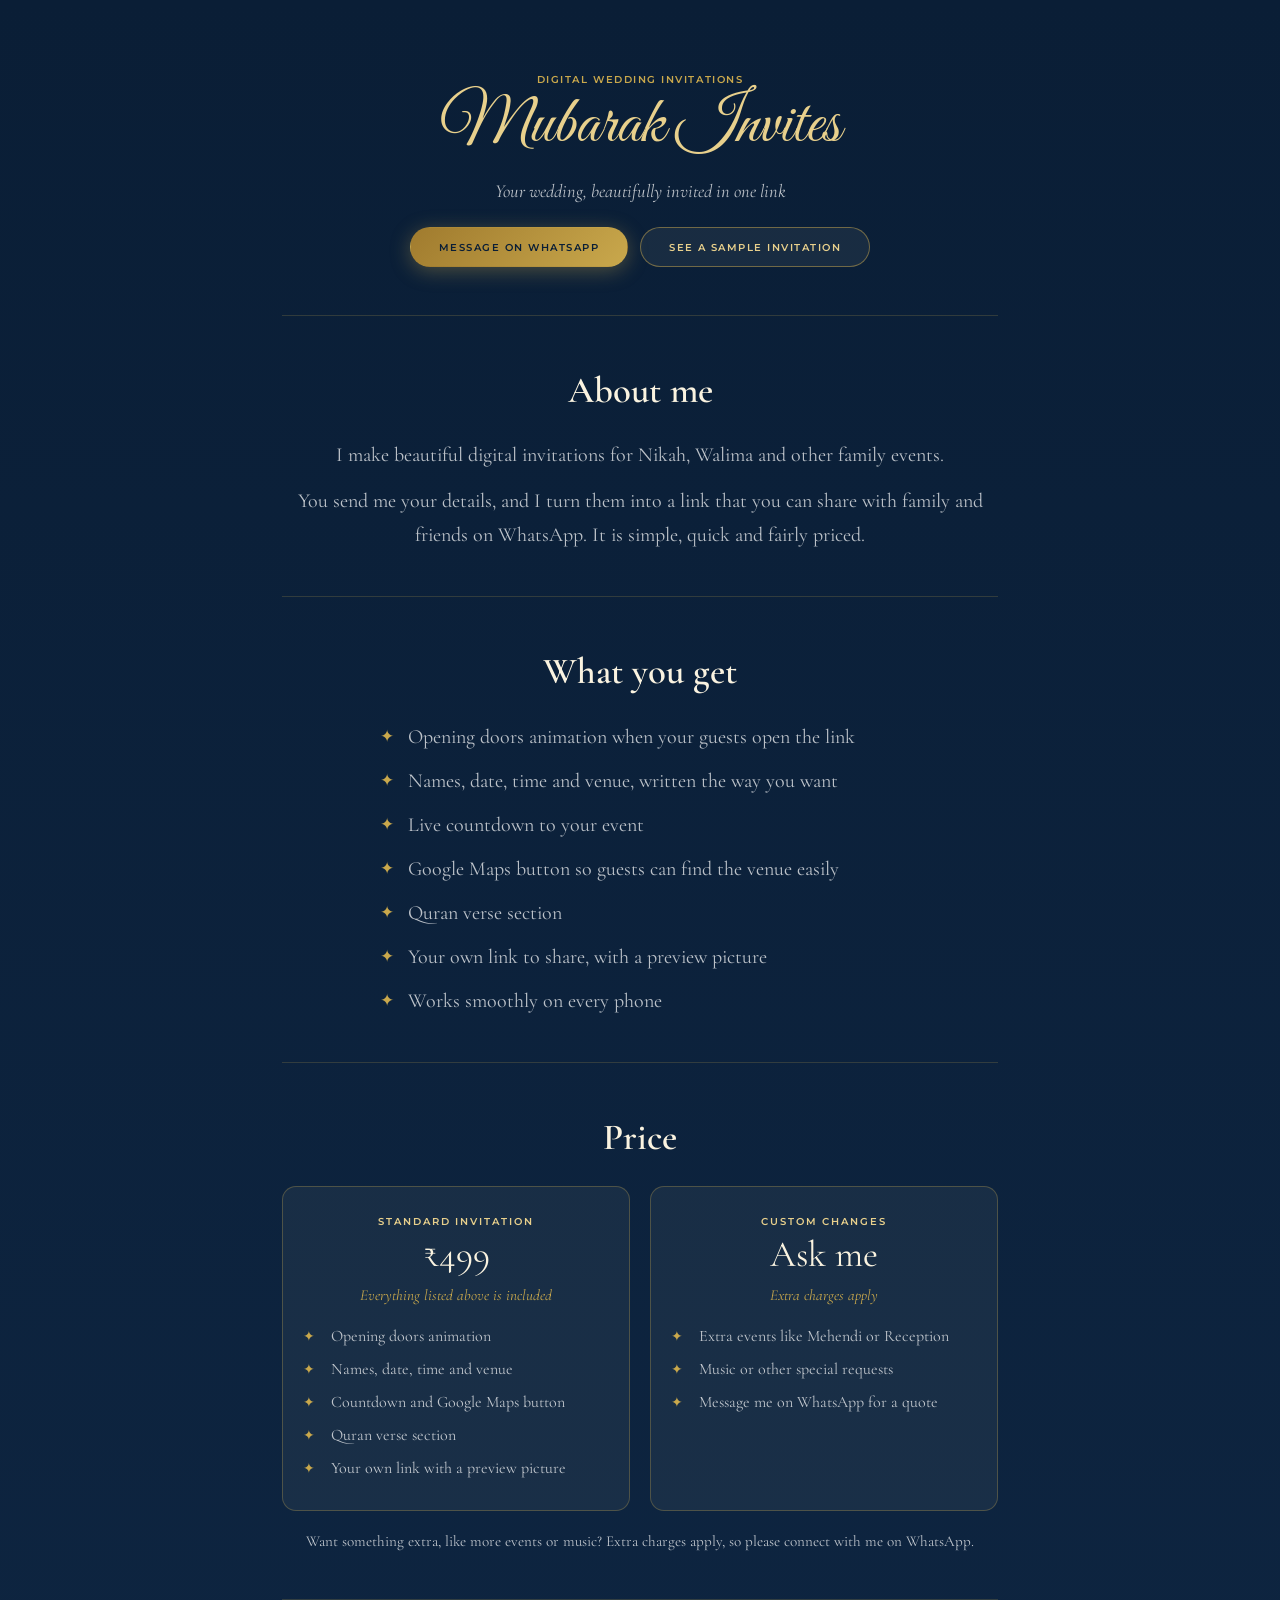
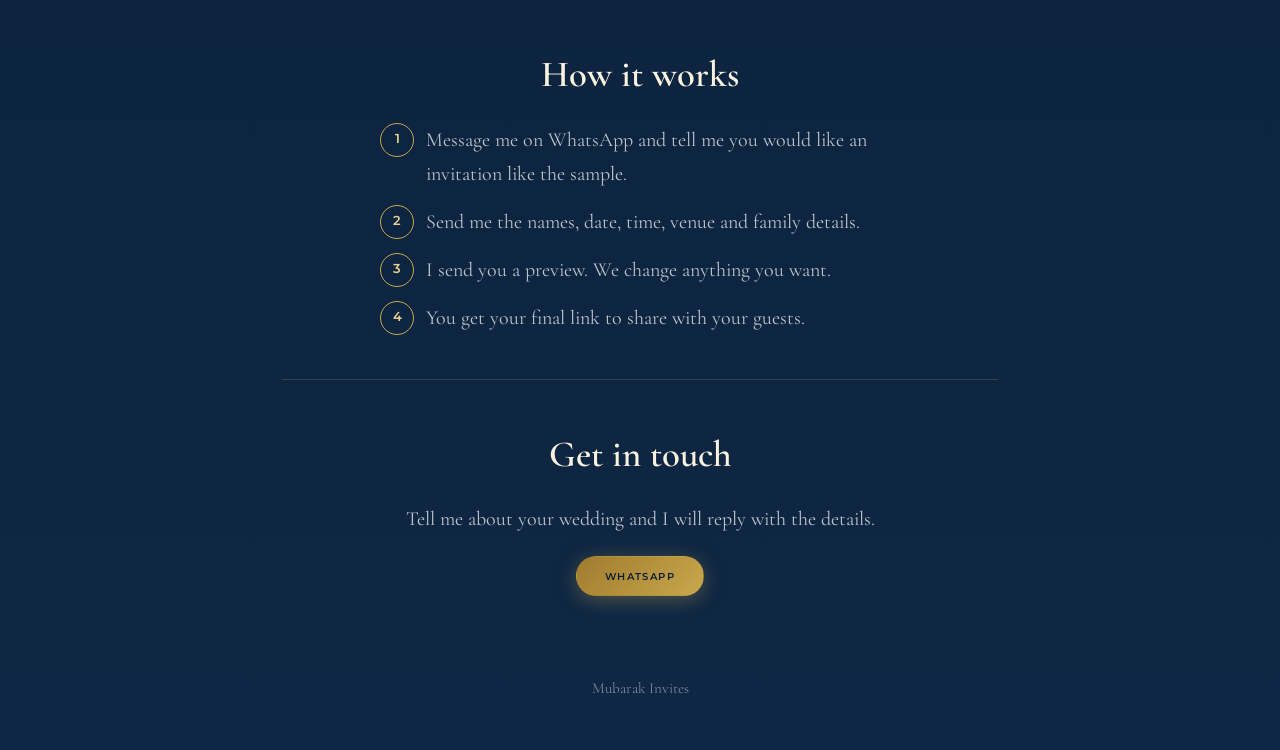
<file: about.html>
<!doctype html>
<html lang="en">
<head>
<meta charset="utf-8">
<meta name="viewport" content="width=device-width, initial-scale=1">
<!-- EDIT: title and description (shown in Google and WhatsApp link previews) -->
<title>Mubarak Invites | Digital Wedding Invitations</title>
<meta name="description" content="Beautiful animated wedding invitations for ₹499, with your own link to share on WhatsApp.">
<meta property="og:title" content="Mubarak Invites | Digital Wedding Invitations">
<meta property="og:description" content="Beautiful animated wedding invitations for ₹499, with your own link to share on WhatsApp.">
<meta property="og:type" content="website">
<link rel="preconnect" href="https://fonts.googleapis.com">
<link rel="preconnect" href="https://fonts.gstatic.com" crossorigin>
<link href="https://fonts.googleapis.com/css2?family=Cormorant+Garamond:ital,wght@0,400;0,600;0,700;1,400&family=Great+Vibes&family=Montserrat:wght@500;600;700&display=swap" rel="stylesheet">
<style>
:root{--deep:#0a1e36;--navy:#0f2744;--card:#14335a;--gold:#c9a84c;--pale:#e8d08c;--cream:#faf3e0;--mute:rgba(255,255,255,.72)}
*{box-sizing:border-box;margin:0}
body{background:linear-gradient(180deg,var(--deep),var(--navy));color:#fff;font:20px/1.7 'Cormorant Garamond',Georgia,serif;text-align:center;min-height:100vh}
main{max-width:760px;margin:0 auto;padding:0 22px}
section{padding:44px 0;border-top:1px solid rgba(201,168,76,.2)}
.hero{border:0;padding:72px 0 48px}
.script{font:clamp(2.6rem,11vw,4.2rem)/1.15 'Great Vibes',cursive;color:var(--pale)}
.sans{font-family:'Montserrat',sans-serif;text-transform:uppercase;letter-spacing:.16em;font-weight:600}
.tag{margin-top:10px;color:var(--mute);font-style:italic;font-size:1.15rem}
h2{font-size:clamp(1.7rem,5vw,2.3rem);color:var(--cream);margin-bottom:16px;font-weight:600}
p{color:var(--mute)}
p+p{margin-top:12px}
ul{list-style:none;padding:0;display:grid;gap:10px;max-width:520px;margin:0 auto;text-align:left}
li{padding-left:28px;position:relative;color:var(--mute)}
li::before{content:"✦";position:absolute;left:0;color:var(--gold);font-size:.85em;top:.15em}
.grid{display:grid;grid-template-columns:repeat(auto-fit,minmax(230px,1fr));gap:20px;margin-top:8px}
.pkg{background:rgba(250,243,224,.05);border:1px solid rgba(201,168,76,.3);border-radius:14px;padding:28px 20px}
.pkg h3{font:600 .62rem 'Montserrat',sans-serif;letter-spacing:.2em;text-transform:uppercase;color:var(--pale)}
.price{font-size:2.3rem;color:var(--cream);margin:6px 0;line-height:1.2}
.note{font-size:.95rem;color:var(--gold);font-style:italic;margin-bottom:14px}
.pkg ul{font-size:1rem;gap:6px}
.steps{counter-reset:s;display:grid;gap:14px;max-width:520px;margin:0 auto;text-align:left}
.steps div{counter-increment:s;padding-left:46px;position:relative;color:var(--mute)}
.steps div::before{content:counter(s);position:absolute;left:0;top:0;width:32px;height:32px;border-radius:50%;border:1px solid var(--gold);color:var(--pale);font:600 .8rem/30px 'Montserrat',sans-serif;text-align:center}
.btns{display:flex;flex-wrap:wrap;gap:12px;justify-content:center;margin-top:20px}
.btn{display:inline-block;padding:13px 28px;border-radius:999px;border:1px solid rgba(201,168,76,.5);color:var(--pale);text-decoration:none;font:600 .62rem 'Montserrat',sans-serif;letter-spacing:.15em;text-transform:uppercase;background:rgba(250,243,224,.06);transition:all .3s}
.btn:hover{background:rgba(201,168,76,.18)}
.btn.main{background:linear-gradient(135deg,#a07b2e,var(--gold));color:var(--deep);border-color:transparent;box-shadow:0 4px 20px rgba(201,168,76,.35)}
:focus-visible{outline:2px solid var(--pale);outline-offset:3px}
footer{padding:36px 22px 48px;font-size:.95rem;color:rgba(255,255,255,.45)}
[hidden]{display:none!important}
</style>
</head>
<body>
<main>
  <section class="hero">
    <p class="sans" style="font-size:.6rem;color:var(--gold)">Digital wedding invitations</p>
    <h1 class="script" id="brand"></h1>
    <p class="tag" id="tagline"></p>
    <div class="btns"><a class="btn main" id="waTop" target="_blank" rel="noopener">Message on WhatsApp</a>
    <a class="btn" id="sample">See a sample invitation</a></div>
  </section>

  <section><h2>About me</h2><div id="about"></div></section>
  <section><h2>What you get</h2><ul id="included"></ul></section>
  <section><h2>Price</h2><div class="grid" id="packages"></div><p id="priceNote" style="margin-top:18px;font-size:.95rem"></p></section>
  <section><h2>How it works</h2><div class="steps" id="steps"></div></section>
  <section><h2>Get in touch</h2><p id="contactLine"></p>
    <div class="btns"><a class="btn main" id="wa" target="_blank" rel="noopener">WhatsApp</a>
    <a class="btn" id="ig" target="_blank" rel="noopener" hidden>Instagram</a>
    <a class="btn" id="call" hidden>Call</a></div></section>
</main>
<footer id="foot"></footer>

<script>
/* ============ EDIT ONLY THIS BLOCK ============ */
const C = {
  brand: "Mubarak Invites",                         // your name or business name
  tagline: "Your wedding, beautifully invited in one link",
  about: [
    "I make beautiful digital invitations for Nikah, Walima and other family events.",
    "You send me your details, and I turn them into a link that you can share with family and friends on WhatsApp. It is simple, quick and fairly priced."
  ],
  included: [                                       // one line each, add or delete freely
    "Opening doors animation when your guests open the link",
    "Names, date, time and venue, written the way you want",
    "Live countdown to your event",
    "Google Maps button so guests can find the venue easily",
    "Quran verse section",
    "Your own link to share, with a preview picture",
    "Works smoothly on every phone"
  ],
  packages: [                                       // add or delete packages freely
    { name: "Standard Invitation", price: "₹499", note: "Everything listed above is included",
      features: ["Opening doors animation", "Names, date, time and venue", "Countdown and Google Maps button", "Quran verse section", "Your own link with a preview picture"] },
    { name: "Custom Changes", price: "Ask me", note: "Extra charges apply",
      features: ["Extra events like Mehendi or Reception", "Music or other special requests", "Message me on WhatsApp for a quote"] }
  ],
  priceNote: "Want something extra, like more events or music? Extra charges apply, so please connect with me on WhatsApp.",
  steps: [
    "Message me on WhatsApp and tell me you would like an invitation like the sample.",
    "Send me the names, date, time, venue and family details.",
    "I send you a preview. We change anything you want.",
    "You get your final link to share with your guests."
  ],
  contactLine: "Tell me about your wedding and I will reply with the details.",
  whatsapp: "919156854860",                         // country code + number, no + or spaces
  phone: "",                                        // optional, example: +919156854860 (leave empty to hide)
  instagram: "",                                    // optional, handle without @ (leave empty to hide)
  sample: "./index.html",                           // link to the sample invitation
  waText: "Assalamu Alaikum! I saw your sample invitation and I would like to make one for my wedding."
};
/* ============================================== */

const $ = id => document.getElementById(id);
const el = (tag, text, cls) => { const e = document.createElement(tag); if (text !== undefined) e.textContent = text; if (cls) e.className = cls; return e; };
document.title = C.brand + " | Digital Wedding Invitations";
$("brand").textContent = C.brand; $("tagline").textContent = C.tagline;
C.about.forEach(t => $("about").append(el("p", t)));
C.included.forEach(t => $("included").append(el("li", t)));
C.packages.forEach(p => {
  const d = el("div", undefined, "pkg"), u = el("ul");
  p.features.forEach(f => u.append(el("li", f)));
  d.append(el("h3", p.name), el("div", p.price, "price"), el("p", p.note, "note"), u);
  $("packages").append(d);
});
$("priceNote").textContent = C.priceNote;
C.steps.forEach(t => $("steps").append(el("div", t)));
$("contactLine").textContent = C.contactLine;
const wa = "https://wa.me/" + C.whatsapp + "?text=" + encodeURIComponent(C.waText);
$("wa").href = wa; $("waTop").href = wa; $("sample").href = C.sample;
if (C.instagram) { $("ig").href = "https://www.instagram.com/" + C.instagram + "/"; $("ig").hidden = false; }
if (C.phone) { $("call").href = "tel:" + C.phone; $("call").hidden = false; }
$("foot").textContent = C.brand;
</script>
</body>
</html>
</file>
